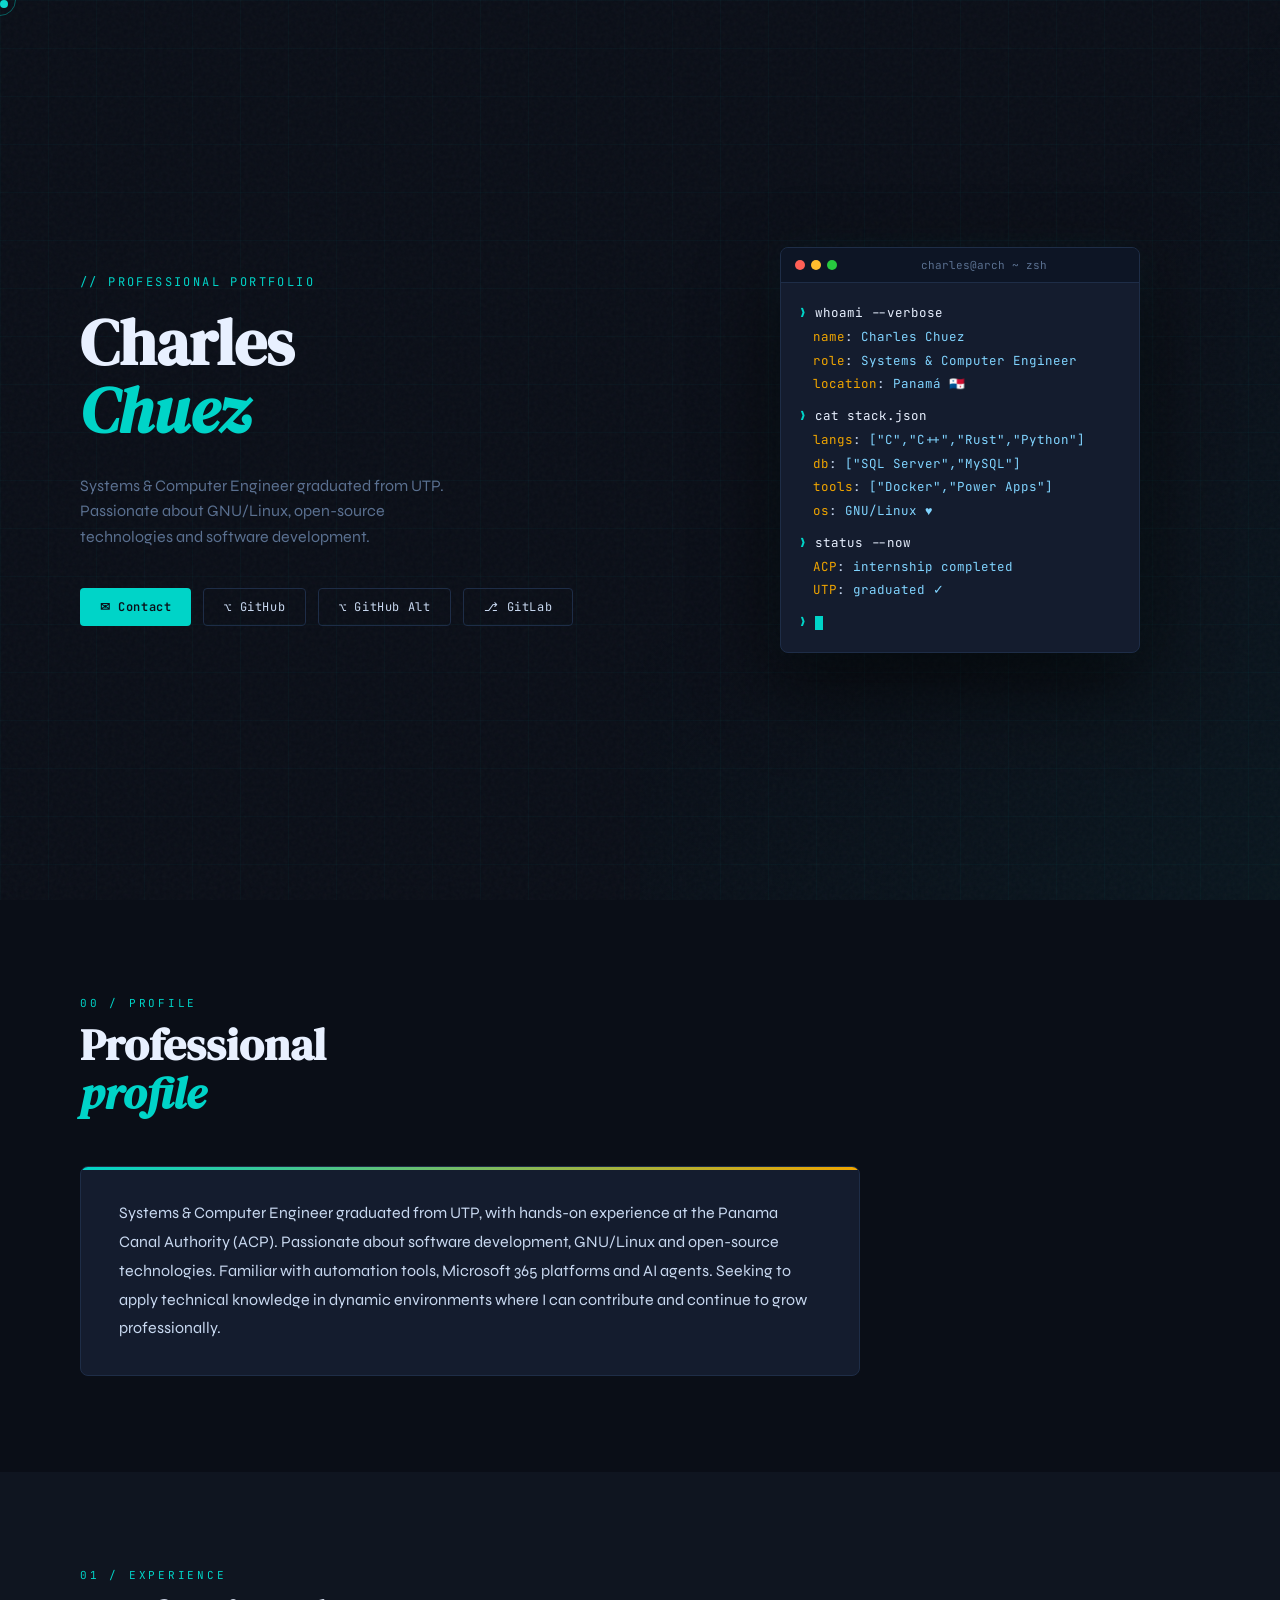
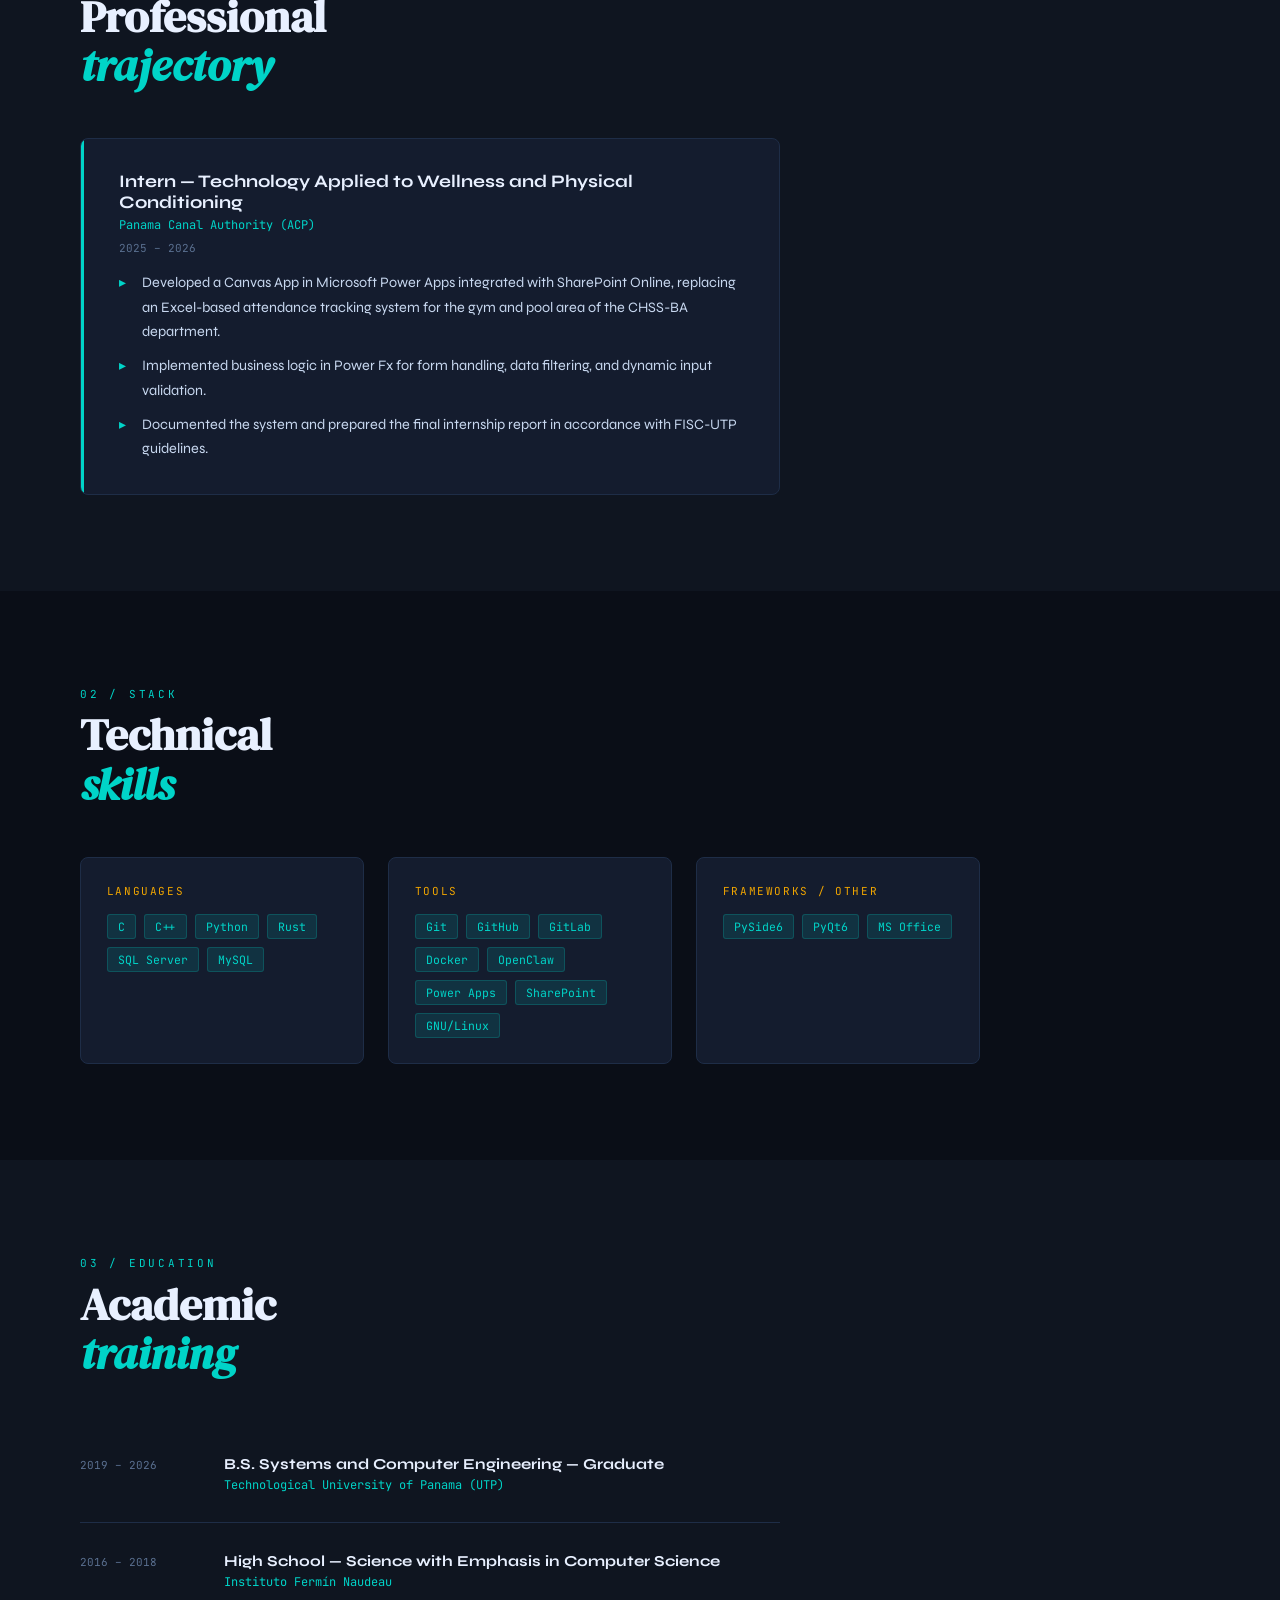
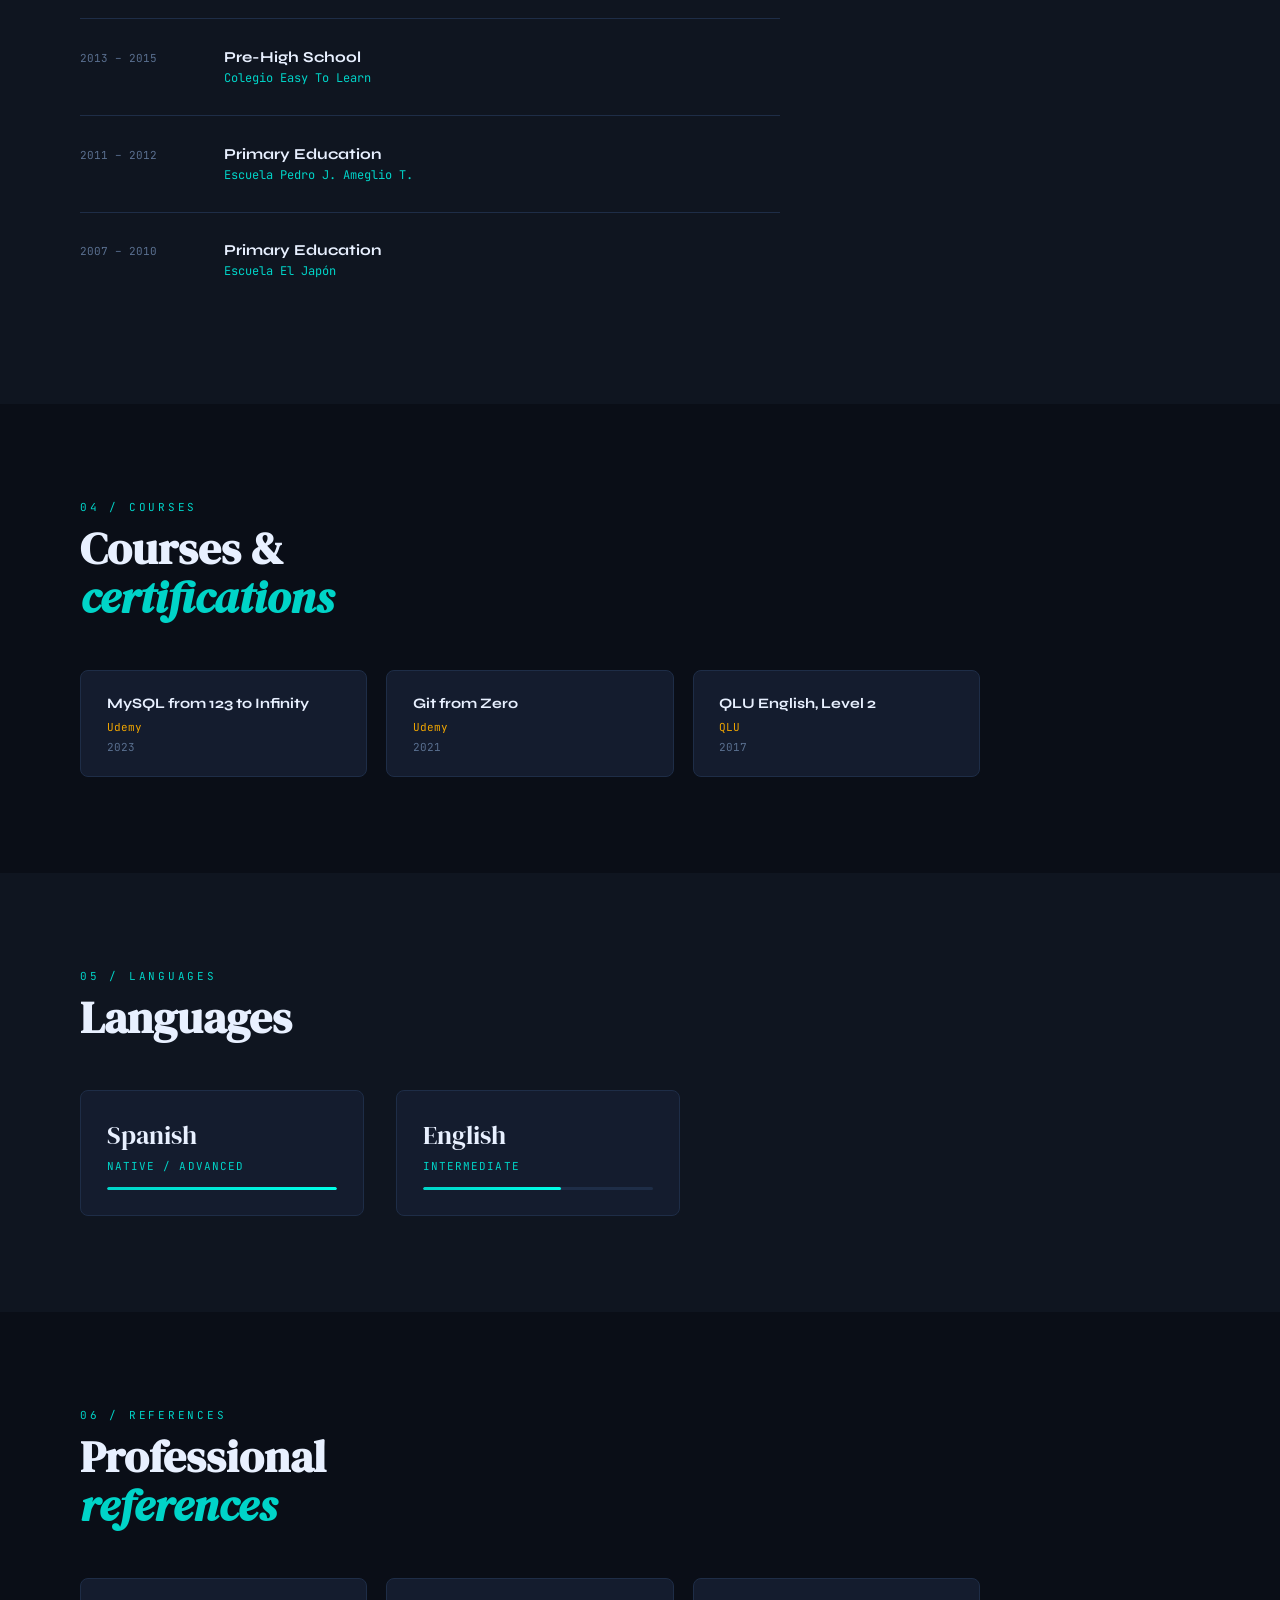
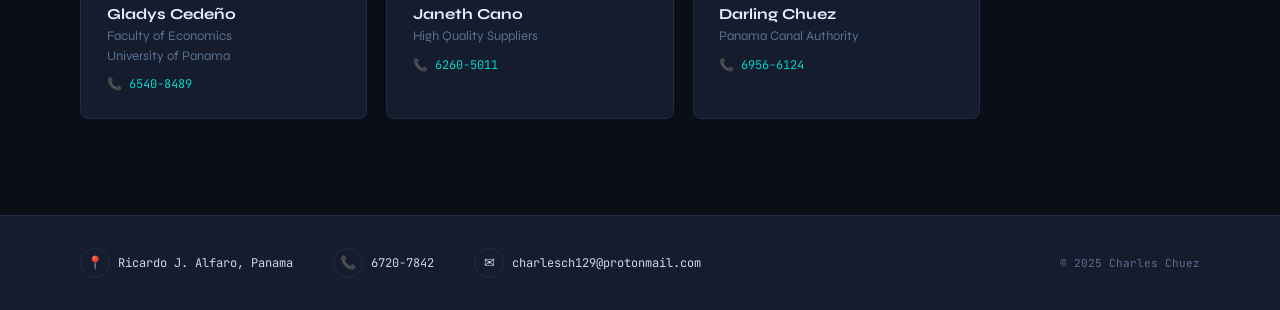
<file: index.html>
<!DOCTYPE html>
<html lang="en">
<head>
  <meta charset="UTF-8" />
  <meta name="viewport" content="width=device-width, initial-scale=1.0"/>
  <title>Charles Chuez — Systems & Computer Engineer</title>
  <meta name="description" content="Portfolio of Charles Chuez, Systems and Computer Engineer graduated from UTP Panama. Passionate about GNU/Linux, open-source technologies, and software development.">
  <link rel="preconnect" href="https://fonts.googleapis.com">
  <link href="https://fonts.googleapis.com/css2?family=DM+Serif+Display:ital@0;1&family=JetBrains+Mono:wght@300;400;600&family=Syne:wght@400;700;800&display=swap" rel="stylesheet">
  <link rel="stylesheet" href="styles.css">
</head>
<body>
  <div class="cursor" id="cursor"></div>
  <div class="cursor-ring" id="cursorRing"></div>

  <div class="page">

    <!-- HERO -->
    <div class="hero">
      <div class="hero-left">
        <p class="eyebrow">// professional portfolio</p>
        <h1>Charles<br><em>Chuez</em></h1>
        <p class="hero-tagline">
          Systems & Computer Engineer graduated from UTP.
          Passionate about GNU/Linux, open-source technologies and software development.
        </p>
        <div class="hero-links">
          <a href="mailto:charlesch129@protonmail.com" class="btn btn-primary">✉ Contact</a>
          <a href="https://github.com/Phoenix1209" target="_blank" class="btn btn-ghost">⌥ GitHub</a>
          <a href="https://github.com/Charles1209" target="_blank" class="btn btn-ghost">⌥ GitHub Alt</a>
          <a href="https://gitlab.com/Phoenix1209" target="_blank" class="btn btn-ghost">⎇ GitLab</a>
        </div>
      </div>
      <div class="hero-right">
        <div class="terminal">
          <div class="terminal-bar">
            <span class="dot dot-r"></span>
            <span class="dot dot-y"></span>
            <span class="dot dot-g"></span>
            <span class="terminal-title">charles@arch ~ zsh</span>
          </div>
          <div class="terminal-body">
            <div><span class="t-prompt">❯ </span><span class="t-cmd">whoami --verbose</span></div>
            <div class="t-out"><span class="t-key">name</span>: <span class="t-val">Charles Chuez</span></div>
            <div class="t-out"><span class="t-key">role</span>: <span class="t-val">Systems & Computer Engineer</span></div>
            <div class="t-out"><span class="t-key">location</span>: <span class="t-val">Panamá 🇵🇦</span></div>
            <div class="t-blank"></div>
            <div><span class="t-prompt">❯ </span><span class="t-cmd">cat stack.json</span></div>
            <div class="t-out"><span class="t-key">langs</span>: <span class="t-val">["C","C++","Rust","Python"]</span></div>
            <div class="t-out"><span class="t-key">db</span>: <span class="t-val">["SQL Server","MySQL"]</span></div>
            <div class="t-out"><span class="t-key">tools</span>: <span class="t-val">["Docker","Power Apps"]</span></div>
            <div class="t-out"><span class="t-key">os</span>: <span class="t-val">GNU/Linux ♥</span></div>
            <div class="t-blank"></div>
            <div><span class="t-prompt">❯ </span><span class="t-cmd">status --now</span></div>
            <div class="t-out"><span class="t-key">ACP</span>: <span class="t-val">internship completed</span></div>
            <div class="t-out"><span class="t-key">UTP</span>: <span class="t-val">graduated ✓</span></div>
            <div class="t-blank"></div>
            <div><span class="t-prompt">❯ </span><span class="blink"></span></div>
          </div>
        </div>
      </div>
    </div>

    <!-- PROFESSIONAL PROFILE -->
    <section id="perfil">
      <p class="section-label reveal">00 / Profile</p>
      <h2 class="section-title reveal">Professional<br><em style="font-family:'DM Serif Display',serif;font-style:italic;color:var(--cyan)">profile</em></h2>
      <div class="profile-card reveal">
        <p class="profile-text">
          Systems & Computer Engineer graduated from UTP, with hands-on experience at the Panama Canal Authority (ACP).
          Passionate about software development, GNU/Linux and open-source technologies. Familiar with automation tools,
          Microsoft 365 platforms and AI agents. Seeking to apply technical knowledge in dynamic environments where I can
          contribute and continue to grow professionally.
        </p>
      </div>
    </section>

    <!-- EXPERIENCE -->
    <section id="experiencia">
      <p class="section-label reveal">01 / Experience</p>
      <h2 class="section-title reveal">Professional<br><em style="font-family:'DM Serif Display',serif;font-style:italic;color:var(--cyan)">trajectory</em></h2>
      <div class="exp-card reveal">
        <div class="exp-role">Intern — Technology Applied to Wellness and Physical Conditioning</div>
        <div class="exp-company">Panama Canal Authority (ACP)</div>
        <div class="exp-date">2025 – 2026</div>
        <div class="exp-desc">
          <ul class="exp-bullets">
            <li>Developed a Canvas App in Microsoft Power Apps integrated with SharePoint Online, replacing an Excel-based attendance tracking system for the gym and pool area of the CHSS-BA department.</li>
            <li>Implemented business logic in Power Fx for form handling, data filtering, and dynamic input validation.</li>
            <li>Documented the system and prepared the final internship report in accordance with FISC-UTP guidelines.</li>
          </ul>
        </div>
      </div>
    </section>

    <!-- SKILLS -->
    <section id="habilidades">
      <p class="section-label reveal">02 / Stack</p>
      <h2 class="section-title reveal">Technical<br><em style="font-family:'DM Serif Display',serif;font-style:italic;color:var(--cyan)">skills</em></h2>
      <div class="skills-grid">
        <div class="skill-group reveal">
          <div class="skill-group-title">Languages</div>
          <div class="skill-tags">
            <span class="tag">C</span>
            <span class="tag">C++</span>
            <span class="tag">Python</span>
            <span class="tag">Rust</span>
            <span class="tag">SQL Server</span>
            <span class="tag">MySQL</span>
          </div>
        </div>
        <div class="skill-group reveal" style="transition-delay:0.1s">
          <div class="skill-group-title">Tools</div>
          <div class="skill-tags">
            <span class="tag">Git</span>
            <span class="tag">GitHub</span>
            <span class="tag">GitLab</span>
            <span class="tag">Docker</span>
            <span class="tag">OpenClaw</span>
            <span class="tag">Power Apps</span>
            <span class="tag">SharePoint</span>
            <span class="tag">GNU/Linux</span>
          </div>
        </div>
        <div class="skill-group reveal" style="transition-delay:0.2s">
          <div class="skill-group-title">Frameworks / Other</div>
          <div class="skill-tags">
            <span class="tag">PySide6</span>
            <span class="tag">PyQt6</span>
            <span class="tag">MS Office</span>
          </div>
        </div>
      </div>
    </section>

    <!-- EDUCATION -->
    <section id="formacion">
      <p class="section-label reveal">03 / Education</p>
      <h2 class="section-title reveal">Academic<br><em style="font-family:'DM Serif Display',serif;font-style:italic;color:var(--cyan)">training</em></h2>
      <div class="edu-timeline">
        <div class="edu-item reveal">
          <div class="edu-year">2019 – 2026</div>
          <div>
            <div class="edu-degree">B.S. Systems and Computer Engineering — Graduate</div>
            <div class="edu-school">Technological University of Panama (UTP)</div>
          </div>
        </div>
        <div class="edu-item reveal">
          <div class="edu-year">2016 – 2018</div>
          <div>
            <div class="edu-degree">High School — Science with Emphasis in Computer Science</div>
            <div class="edu-school">Instituto Fermín Naudeau</div>
          </div>
        </div>
        <div class="edu-item reveal">
          <div class="edu-year">2013 – 2015</div>
          <div>
            <div class="edu-degree">Pre-High School</div>
            <div class="edu-school">Colegio Easy To Learn</div>
          </div>
        </div>
        <div class="edu-item reveal">
          <div class="edu-year">2011 – 2012</div>
          <div>
            <div class="edu-degree">Primary Education</div>
            <div class="edu-school">Escuela Pedro J. Ameglio T.</div>
          </div>
        </div>
        <div class="edu-item reveal">
          <div class="edu-year">2007 – 2010</div>
          <div>
            <div class="edu-degree">Primary Education</div>
            <div class="edu-school">Escuela El Japón</div>
          </div>
        </div>
      </div>
    </section>

    <!-- CERTIFICATIONS -->
    <section id="certificaciones">
      <p class="section-label reveal">04 / Courses</p>
      <h2 class="section-title reveal">Courses &<br><em style="font-family:'DM Serif Display',serif;font-style:italic;color:var(--cyan)">certifications</em></h2>
      <div class="certs-grid">
        <div class="cert-card reveal">
          <div class="cert-name">MySQL from 123 to Infinity</div>
          <div class="cert-platform">Udemy</div>
          <div class="cert-year">2023</div>
        </div>
        <div class="cert-card reveal" style="transition-delay:0.1s">
          <div class="cert-name">Git from Zero</div>
          <div class="cert-platform">Udemy</div>
          <div class="cert-year">2021</div>
        </div>
        <div class="cert-card reveal" style="transition-delay:0.2s">
          <div class="cert-name">QLU English, Level 2</div>
          <div class="cert-platform">QLU</div>
          <div class="cert-year">2017</div>
        </div>
      </div>
    </section>

    <!-- LANGUAGES -->
    <section id="idiomas">
      <p class="section-label reveal">05 / Languages</p>
      <h2 class="section-title reveal">Languages</h2>
      <div class="lang-grid">
        <div class="lang-item reveal">
          <div class="lang-name">Spanish</div>
          <div class="lang-level">Native / Advanced</div>
          <div class="lang-bar"><div class="lang-fill" data-width="100%" style="width:0"></div></div>
        </div>
        <div class="lang-item reveal">
          <div class="lang-name">English</div>
          <div class="lang-level">Intermediate</div>
          <div class="lang-bar"><div class="lang-fill" data-width="60%" style="width:0"></div></div>
        </div>
      </div>
    </section>

    <!-- REFERENCES -->
    <section id="referencias">
      <p class="section-label reveal">06 / References</p>
      <h2 class="section-title reveal">Professional<br><em style="font-family:'DM Serif Display',serif;font-style:italic;color:var(--cyan)">references</em></h2>
      <div class="refs-grid">
        <div class="ref-card reveal">
          <div class="ref-name">Gladys Cedeño</div>
          <div class="ref-org">Faculty of Economics<br>University of Panama</div>
          <div class="ref-phone">📞 6540-8489</div>
        </div>
        <div class="ref-card reveal" style="transition-delay:0.1s">
          <div class="ref-name">Janeth Cano</div>
          <div class="ref-org">High Quality Suppliers</div>
          <div class="ref-phone">📞 6260-5011</div>
        </div>
        <div class="ref-card reveal" style="transition-delay:0.2s">
          <div class="ref-name">Darling Chuez</div>
          <div class="ref-org">Panama Canal Authority</div>
          <div class="ref-phone">📞 6956-6124</div>
        </div>
      </div>
    </section>

    <!-- CONTACT BAR -->
    <footer class="contact-bar">
      <div class="contact-items">
        <div class="contact-item">
          <div class="contact-icon">📍</div>
          <div class="contact-text">Ricardo J. Alfaro, Panama</div>
        </div>
        <div class="contact-item">
          <div class="contact-icon">📞</div>
          <div class="contact-text">6720-7842</div>
        </div>
        <div class="contact-item">
          <div class="contact-icon">✉</div>
          <div class="contact-text"><a href="mailto:charlesch129@protonmail.com">charlesch129@protonmail.com</a></div>
        </div>
      </div>
      <div class="copy">© 2025 Charles Chuez</div>
    </footer>
  </div>

  <script src="script.js"></script>
</body>
</html>
</file>
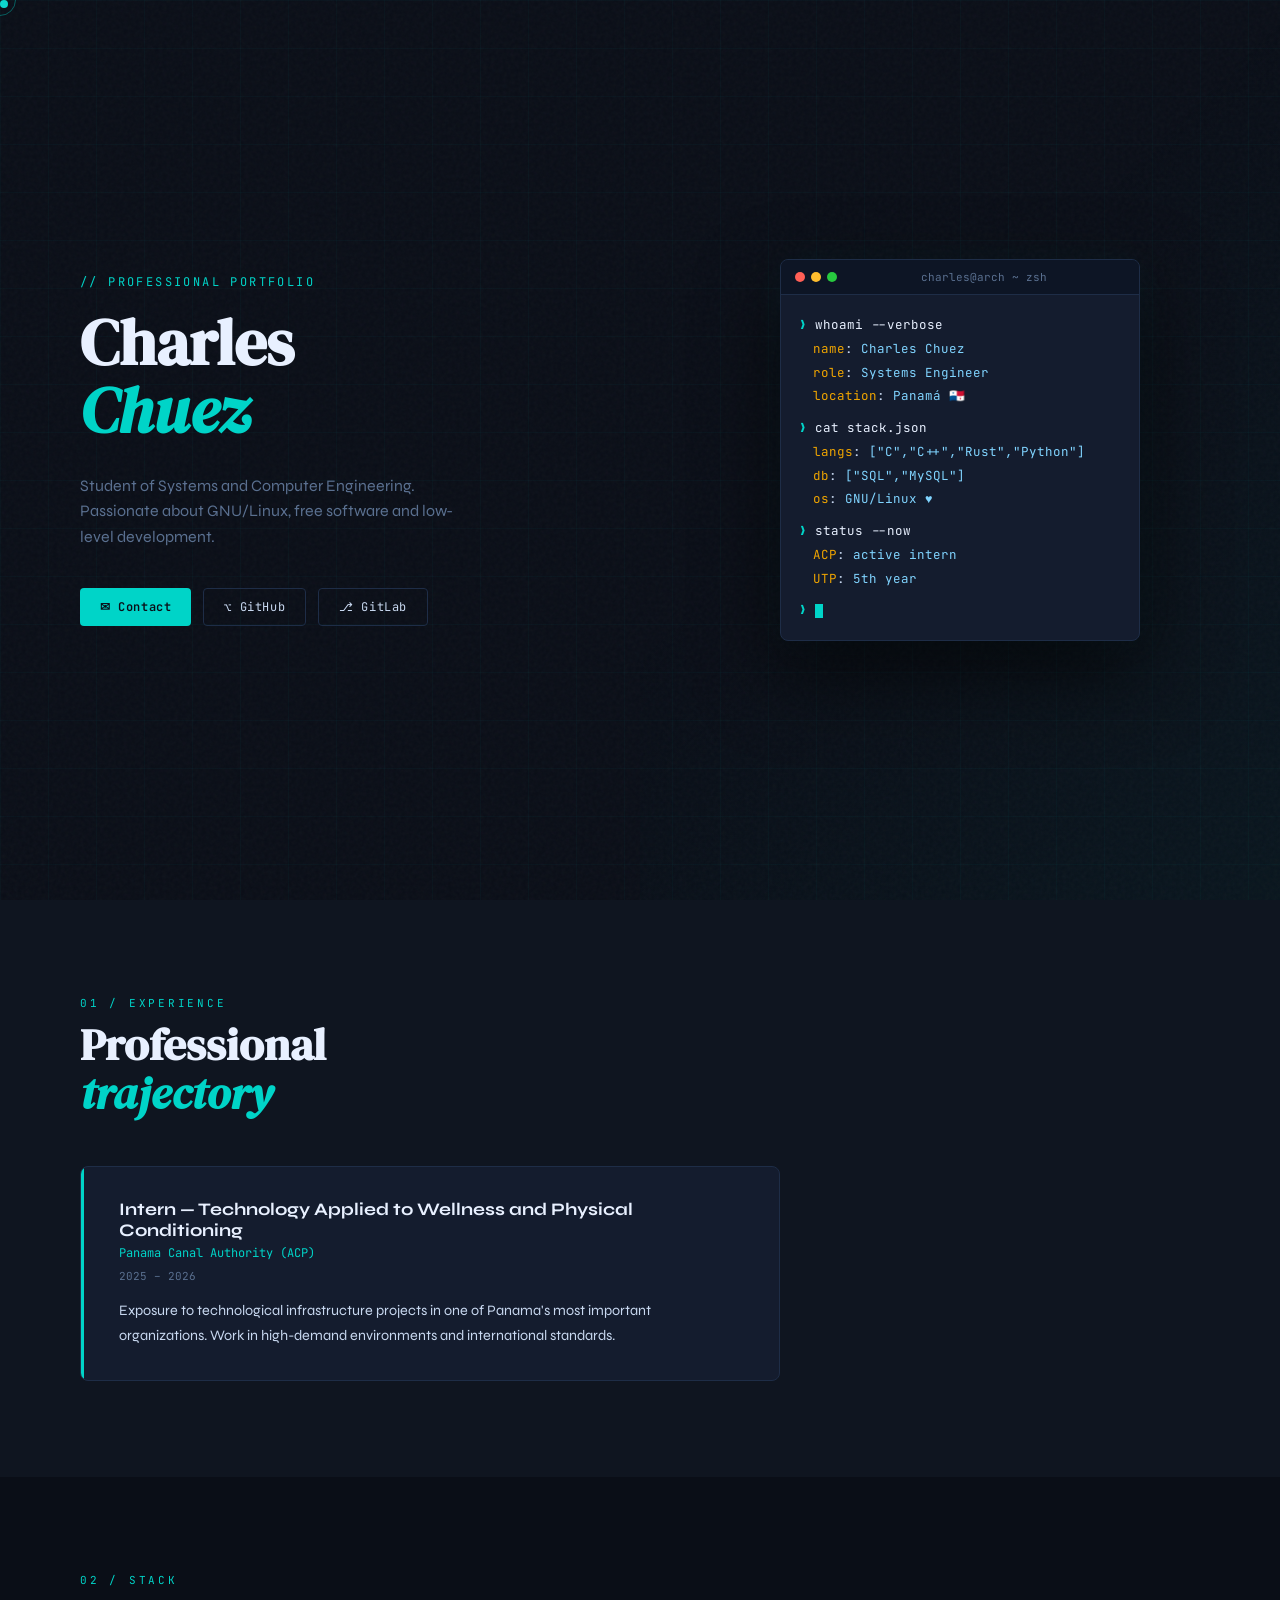
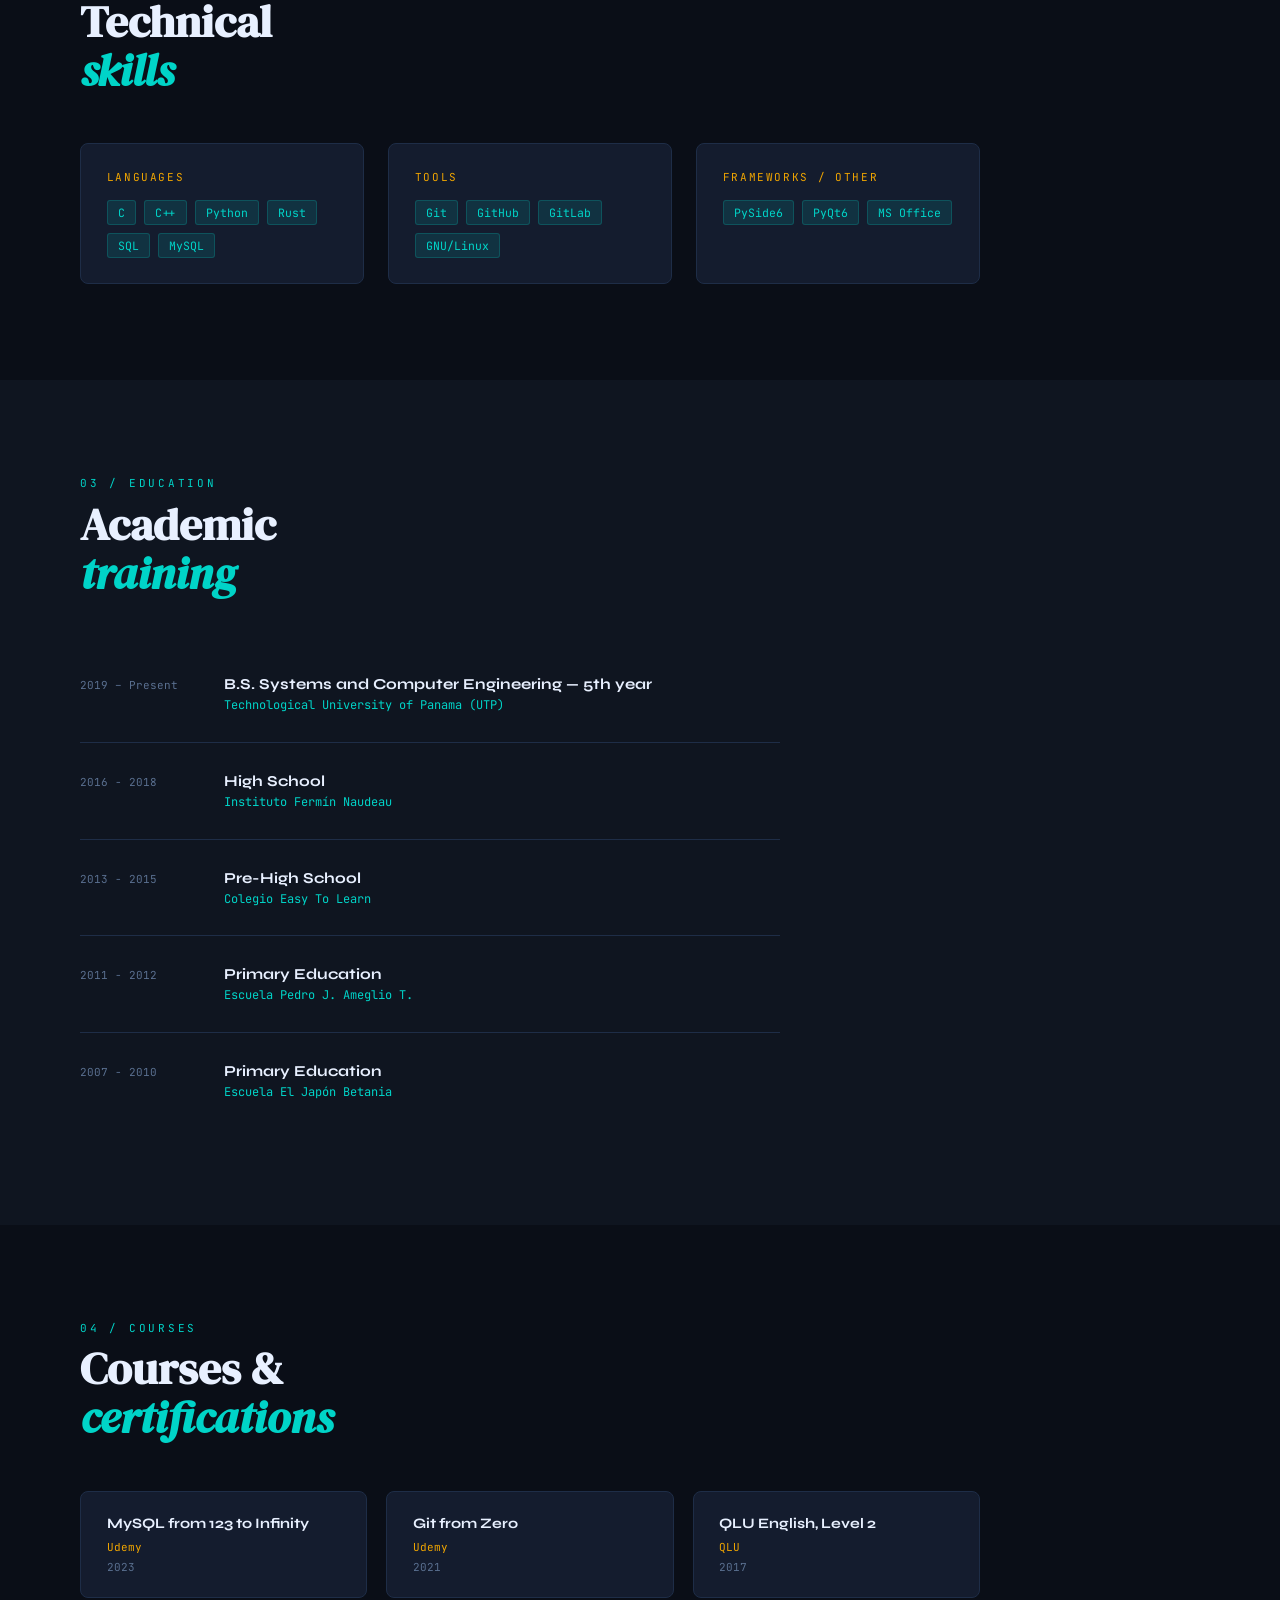
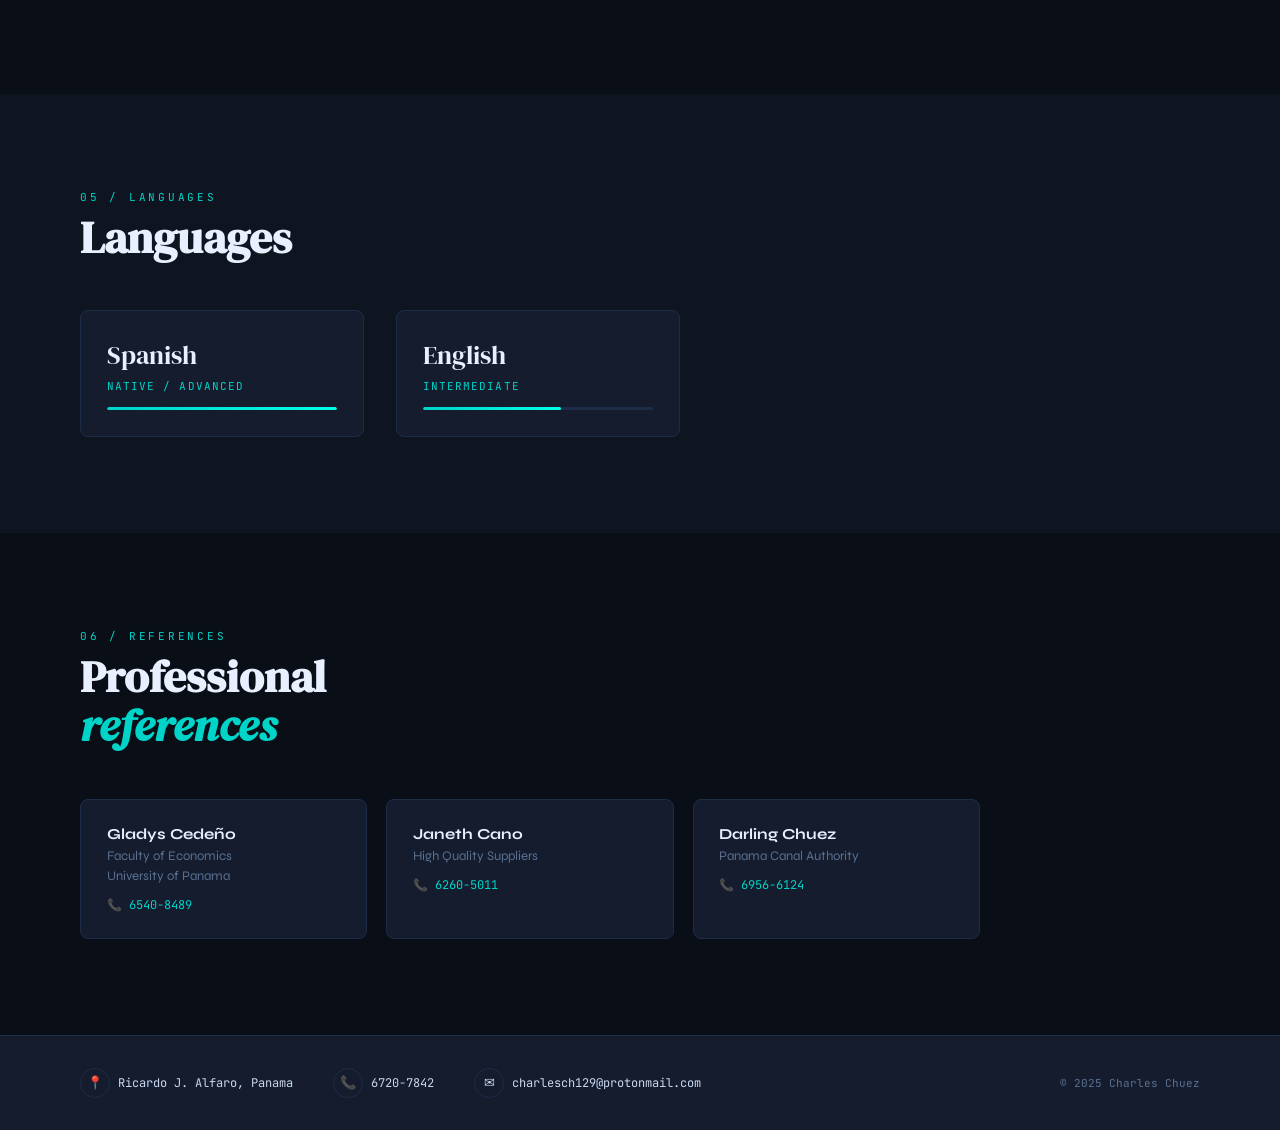
<file: charles_chuez_cv.html>
<!DOCTYPE html>
<html lang="en">
<head>
  <meta charset="UTF-8" />
  <meta name="viewport" content="width=device-width, initial-scale=1.0"/>
  <title>Charles Chuez — Systems Engineering</title>
  <link rel="preconnect" href="https://fonts.googleapis.com">
  <link href="https://fonts.googleapis.com/css2?family=DM+Serif+Display:ital@0;1&family=JetBrains+Mono:wght@300;400;600&family=Syne:wght@400;700;800&display=swap" rel="stylesheet">
  <style>
    :root {
      --bg: #0a0e17;
      --bg2: #0f1520;
      --surface: #141c2e;
      --border: #1e2d47;
      --cyan: #00d4c8;
      --cyan-dim: rgba(0, 212, 200, 0.12);
      --amber: #f0a500;
      --text: #c8d8f0;
      --text-dim: #5a7090;
      --white: #e8f0ff;
    }

    *, *::before, *::after { box-sizing: border-box; margin: 0; padding: 0; }

    html { scroll-behavior: smooth; }

    body {
      background: var(--bg);
      color: var(--text);
      font-family: 'Syne', sans-serif;
      overflow-x: hidden;
      cursor: none;
    }

    /* CUSTOM CURSOR */
    .cursor {
      position: fixed;
      width: 8px; height: 8px;
      background: var(--cyan);
      border-radius: 50%;
      pointer-events: none;
      z-index: 9999;
      transition: transform 0.1s;
      mix-blend-mode: screen;
    }
    .cursor-ring {
      position: fixed;
      width: 32px; height: 32px;
      border: 1px solid rgba(0,212,200,0.4);
      border-radius: 50%;
      pointer-events: none;
      z-index: 9998;
      transition: transform 0.18s ease, width 0.2s, height 0.2s;
      transform: translate(-50%, -50%);
    }

    /* NOISE OVERLAY */
    body::before {
      content: '';
      position: fixed;
      inset: 0;
      background-image: url("data:image/svg+xml,%3Csvg viewBox='0 0 256 256' xmlns='http://www.w3.org/2000/svg'%3E%3Cfilter id='noise'%3E%3CfeTurbulence type='fractalNoise' baseFrequency='0.9' numOctaves='4' stitchTiles='stitch'/%3E%3C/filter%3E%3Crect width='100%25' height='100%25' filter='url(%23noise)' opacity='0.035'/%3E%3C/svg%3E");
      pointer-events: none;
      z-index: 0;
    }

    /* GRID BG */
    body::after {
      content: '';
      position: fixed;
      inset: 0;
      background-image:
        linear-gradient(rgba(0,212,200,0.03) 1px, transparent 1px),
        linear-gradient(90deg, rgba(0,212,200,0.03) 1px, transparent 1px);
      background-size: 48px 48px;
      pointer-events: none;
      z-index: 0;
    }

    /* LAYOUT */
    .page { position: relative; z-index: 1; }

    /* HERO */
    .hero {
      min-height: 100vh;
      display: grid;
      grid-template-columns: 1fr 1fr;
      position: relative;
      overflow: hidden;
    }

    .hero-left {
      padding: 5rem 3rem 5rem 5rem;
      display: flex;
      flex-direction: column;
      justify-content: center;
      position: relative;
    }

    .hero-right {
      position: relative;
      display: flex;
      align-items: center;
      justify-content: center;
    }

    .hero-right::before {
      content: '';
      position: absolute;
      inset: 0;
      background: linear-gradient(135deg, transparent 40%, rgba(0,212,200,0.04) 100%);
    }

    /* terminal block */
    .terminal {
      width: 360px;
      background: var(--surface);
      border: 1px solid var(--border);
      border-radius: 8px;
      box-shadow: 0 32px 80px rgba(0,0,0,0.6), 0 0 40px rgba(0,212,200,0.06);
      overflow: hidden;
      animation: floatUp 0.8s ease both;
      animation-delay: 0.6s;
      opacity: 0;
    }

    @keyframes floatUp {
      from { opacity: 0; transform: translateY(24px); }
      to   { opacity: 1; transform: translateY(0); }
    }

    .terminal-bar {
      background: #0d1525;
      padding: 10px 14px;
      display: flex;
      gap: 6px;
      align-items: center;
      border-bottom: 1px solid var(--border);
    }
    .dot { width: 10px; height: 10px; border-radius: 50%; }
    .dot-r { background: #ff5f56; }
    .dot-y { background: #ffbd2e; }
    .dot-g { background: #27c93f; }
    .terminal-title {
      font-family: 'JetBrains Mono', monospace;
      font-size: 11px;
      color: var(--text-dim);
      margin-left: auto;
      margin-right: auto;
    }

    .terminal-body {
      padding: 18px;
      font-family: 'JetBrains Mono', monospace;
      font-size: 12.5px;
      line-height: 1.9;
    }

    .t-prompt { color: var(--cyan); }
    .t-cmd    { color: var(--white); }
    .t-out    { color: var(--text); padding-left: 14px; }
    .t-key    { color: var(--amber); }
    .t-val    { color: #80d4ff; }
    .t-blank  { height: 8px; }
    .blink {
      display: inline-block;
      width: 8px; height: 14px;
      background: var(--cyan);
      vertical-align: middle;
      animation: blink 1s step-end infinite;
    }
    @keyframes blink { 50% { opacity: 0; } }

    /* HERO TEXT */
    .eyebrow {
      font-family: 'JetBrains Mono', monospace;
      font-size: 12px;
      letter-spacing: 0.2em;
      color: var(--cyan);
      text-transform: uppercase;
      margin-bottom: 1.2rem;
      opacity: 0;
      animation: fadeIn 0.6s ease both;
      animation-delay: 0.1s;
    }

    @keyframes fadeIn {
      from { opacity: 0; transform: translateY(10px); }
      to   { opacity: 1; transform: translateY(0); }
    }

    h1 {
      font-family: 'DM Serif Display', serif;
      font-size: clamp(3.2rem, 5vw, 5rem);
      line-height: 1.05;
      color: var(--white);
      margin-bottom: 0.4rem;
      opacity: 0;
      animation: fadeIn 0.6s ease both;
      animation-delay: 0.2s;
    }

    h1 em {
      font-style: italic;
      color: var(--cyan);
    }

    .hero-tagline {
      font-size: 1rem;
      color: var(--text-dim);
      margin: 1.4rem 0 2.4rem;
      line-height: 1.6;
      max-width: 380px;
      opacity: 0;
      animation: fadeIn 0.6s ease both;
      animation-delay: 0.35s;
    }

    .hero-links {
      display: flex;
      gap: 12px;
      flex-wrap: wrap;
      opacity: 0;
      animation: fadeIn 0.6s ease both;
      animation-delay: 0.5s;
    }

    .btn {
      display: inline-flex;
      align-items: center;
      gap: 7px;
      padding: 10px 20px;
      border-radius: 4px;
      font-family: 'JetBrains Mono', monospace;
      font-size: 12px;
      letter-spacing: 0.05em;
      text-decoration: none;
      transition: all 0.2s;
    }

    .btn-primary {
      background: var(--cyan);
      color: var(--bg);
      font-weight: 600;
    }
    .btn-primary:hover { background: #00ffe8; box-shadow: 0 0 20px rgba(0,212,200,0.4); }

    .btn-ghost {
      border: 1px solid var(--border);
      color: var(--text);
    }
    .btn-ghost:hover { border-color: var(--cyan); color: var(--cyan); }

    /* DIAGONAL DIVIDER */
    .divider {
      width: 100%;
      height: 80px;
      overflow: hidden;
      position: relative;
      z-index: 1;
    }
    .divider svg { display: block; width: 100%; height: 100%; }

    /* SECTIONS */
    section {
      padding: 6rem 5rem;
      position: relative;
      z-index: 1;
    }

    .section-label {
      font-family: 'JetBrains Mono', monospace;
      font-size: 11px;
      letter-spacing: 0.25em;
      color: var(--cyan);
      text-transform: uppercase;
      margin-bottom: 0.6rem;
    }

    .section-title {
      font-family: 'DM Serif Display', serif;
      font-size: clamp(2rem, 3.5vw, 2.8rem);
      color: var(--white);
      margin-bottom: 3rem;
      line-height: 1.1;
    }

    /* EXPERIENCE */
    #experiencia { background: var(--bg2); }

    .exp-card {
      border: 1px solid var(--border);
      border-radius: 8px;
      padding: 2rem 2.4rem;
      background: var(--surface);
      position: relative;
      overflow: hidden;
      transition: border-color 0.3s, transform 0.3s;
      max-width: 700px;
    }
    .exp-card::before {
      content: '';
      position: absolute;
      left: 0; top: 0; bottom: 0;
      width: 3px;
      background: var(--cyan);
    }
    .exp-card:hover {
      border-color: var(--cyan);
      transform: translateX(4px);
    }
    .exp-role {
      font-family: 'Syne', sans-serif;
      font-weight: 700;
      font-size: 1.1rem;
      color: var(--white);
      margin-bottom: 4px;
    }
    .exp-company {
      font-family: 'JetBrains Mono', monospace;
      font-size: 12px;
      color: var(--cyan);
      margin-bottom: 8px;
    }
    .exp-date {
      font-family: 'JetBrains Mono', monospace;
      font-size: 11px;
      color: var(--text-dim);
      margin-bottom: 1rem;
    }
    .exp-desc {
      font-size: 0.9rem;
      color: var(--text);
      line-height: 1.7;
    }

    /* SKILLS */
    #habilidades { background: var(--bg); }

    .skills-grid {
      display: grid;
      grid-template-columns: repeat(3, 1fr);
      gap: 1.5rem;
      max-width: 900px;
    }

    .skill-group {
      border: 1px solid var(--border);
      border-radius: 8px;
      padding: 1.6rem;
      background: var(--surface);
      transition: border-color 0.3s;
    }
    .skill-group:hover { border-color: var(--cyan); }

    .skill-group-title {
      font-family: 'JetBrains Mono', monospace;
      font-size: 11px;
      letter-spacing: 0.15em;
      color: var(--amber);
      text-transform: uppercase;
      margin-bottom: 1rem;
    }

    .skill-tags {
      display: flex;
      flex-wrap: wrap;
      gap: 8px;
    }

    .tag {
      font-family: 'JetBrains Mono', monospace;
      font-size: 11.5px;
      padding: 4px 10px;
      background: var(--cyan-dim);
      border: 1px solid rgba(0,212,200,0.2);
      border-radius: 3px;
      color: var(--cyan);
    }

    /* FORMACION */
    #formacion { background: var(--bg2); }

    .edu-timeline { max-width: 700px; }

    .edu-item {
      display: grid;
      grid-template-columns: 120px 1fr;
      gap: 1.5rem;
      padding: 1.8rem 0;
      border-bottom: 1px solid var(--border);
      align-items: start;
    }
    .edu-item:last-child { border-bottom: none; }

    .edu-year {
      font-family: 'JetBrains Mono', monospace;
      font-size: 11px;
      color: var(--text-dim);
      padding-top: 3px;
    }

    .edu-degree {
      font-weight: 700;
      color: var(--white);
      font-size: 0.95rem;
      margin-bottom: 4px;
    }

    .edu-school {
      font-family: 'JetBrains Mono', monospace;
      font-size: 12px;
      color: var(--cyan);
    }

    /* CERTS */
    #certificaciones { background: var(--bg); }

    .certs-grid {
      display: grid;
      grid-template-columns: repeat(auto-fill, minmax(260px, 1fr));
      gap: 1.2rem;
      max-width: 900px;
    }

    .cert-card {
      padding: 1.4rem 1.6rem;
      border: 1px solid var(--border);
      border-radius: 8px;
      background: var(--surface);
      display: flex;
      flex-direction: column;
      gap: 6px;
      transition: border-color 0.3s, transform 0.2s;
    }
    .cert-card:hover { border-color: var(--amber); transform: translateY(-3px); }

    .cert-name {
      font-size: 0.9rem;
      color: var(--white);
      font-weight: 700;
      line-height: 1.4;
    }
    .cert-platform {
      font-family: 'JetBrains Mono', monospace;
      font-size: 11px;
      color: var(--amber);
    }
    .cert-year {
      font-family: 'JetBrains Mono', monospace;
      font-size: 11px;
      color: var(--text-dim);
    }

    /* IDIOMAS */
    #idiomas { background: var(--bg2); }

    .lang-grid {
      display: flex;
      gap: 2rem;
      max-width: 600px;
    }

    .lang-item {
      flex: 1;
      border: 1px solid var(--border);
      border-radius: 8px;
      padding: 1.6rem;
      background: var(--surface);
    }

    .lang-name {
      font-family: 'DM Serif Display', serif;
      font-size: 1.6rem;
      color: var(--white);
      margin-bottom: 6px;
    }

    .lang-level {
      font-family: 'JetBrains Mono', monospace;
      font-size: 11px;
      color: var(--cyan);
      text-transform: uppercase;
      letter-spacing: 0.1em;
    }

    .lang-bar {
      margin-top: 14px;
      height: 3px;
      background: var(--border);
      border-radius: 2px;
      overflow: hidden;
    }
    .lang-fill {
      height: 100%;
      background: linear-gradient(90deg, var(--cyan), #00ffe8);
      border-radius: 2px;
      transition: width 1.2s cubic-bezier(0.4,0,0.2,1);
    }

    /* REFERENCIAS */
    #referencias { background: var(--bg); }

    .refs-grid {
      display: grid;
      grid-template-columns: repeat(3, 1fr);
      gap: 1.2rem;
      max-width: 900px;
    }

    .ref-card {
      padding: 1.6rem;
      border: 1px solid var(--border);
      border-radius: 8px;
      background: var(--surface);
    }

    .ref-name {
      font-weight: 700;
      color: var(--white);
      font-size: 0.95rem;
      margin-bottom: 4px;
    }
    .ref-org {
      font-size: 0.82rem;
      color: var(--text-dim);
      line-height: 1.5;
      margin-bottom: 10px;
    }
    .ref-phone {
      font-family: 'JetBrains Mono', monospace;
      font-size: 12px;
      color: var(--cyan);
    }

    /* CONTACT BAR */
    .contact-bar {
      background: var(--surface);
      border-top: 1px solid var(--border);
      padding: 2rem 5rem;
      display: flex;
      align-items: center;
      justify-content: space-between;
      flex-wrap: wrap;
      gap: 1rem;
      position: relative;
      z-index: 1;
    }

    .contact-items {
      display: flex;
      gap: 2.5rem;
      flex-wrap: wrap;
    }

    .contact-item {
      display: flex;
      align-items: center;
      gap: 8px;
    }
    .contact-icon {
      width: 30px; height: 30px;
      border: 1px solid var(--border);
      border-radius: 50%;
      display: flex; align-items: center; justify-content: center;
      font-size: 13px;
    }
    .contact-text {
      font-family: 'JetBrains Mono', monospace;
      font-size: 12px;
      color: var(--text);
    }
    .contact-text a {
      color: inherit;
      text-decoration: none;
    }
    .contact-text a:hover { color: var(--cyan); }

    .copy {
      font-family: 'JetBrains Mono', monospace;
      font-size: 11px;
      color: var(--text-dim);
    }

    /* SCROLL ANIMATION */
    .reveal {
      opacity: 0;
      transform: translateY(24px);
      transition: opacity 0.6s ease, transform 0.6s ease;
    }
    .reveal.visible {
      opacity: 1;
      transform: none;
    }

    /* RESPONSIVE */
    @media (max-width: 900px) {
      .hero { grid-template-columns: 1fr; }
      .hero-right { display: none; }
      .hero-left { padding: 5rem 2rem; }
      section { padding: 4rem 2rem; }
      .skills-grid { grid-template-columns: 1fr 1fr; }
      .refs-grid { grid-template-columns: 1fr; }
      .contact-bar { padding: 2rem; }
    }
    @media (max-width: 600px) {
      .skills-grid { grid-template-columns: 1fr; }
      .lang-grid { flex-direction: column; }
      .edu-item { grid-template-columns: 1fr; gap: 0.5rem; }
    }
  </style>
</head>
<body>
  <div class="cursor" id="cursor"></div>
  <div class="cursor-ring" id="cursorRing"></div>

  <div class="page">

    <!-- HERO -->
    <div class="hero">
      <div class="hero-left">
        <p class="eyebrow">// professional portfolio</p>
        <h1>Charles<br><em>Chuez</em></h1>
        <p class="hero-tagline">
          Student of Systems and Computer Engineering.
          Passionate about GNU/Linux, free software and low-level development.
        </p>
        <div class="hero-links">
          <a href="mailto:charlesch129@protonmail.com" class="btn btn-primary">✉ Contact</a>
          <a href="https://github.com/Phoenix1209" target="_blank" class="btn btn-ghost">⌥ GitHub</a>
          <a href="https://gitlab.com/Phoenix1209" target="_blank" class="btn btn-ghost">⎇ GitLab</a>
        </div>
      </div>
      <div class="hero-right">
        <div class="terminal">
          <div class="terminal-bar">
            <span class="dot dot-r"></span>
            <span class="dot dot-y"></span>
            <span class="dot dot-g"></span>
            <span class="terminal-title">charles@arch ~ zsh</span>
          </div>
          <div class="terminal-body">
            <div><span class="t-prompt">❯ </span><span class="t-cmd">whoami --verbose</span></div>
            <div class="t-out"><span class="t-key">name</span>: <span class="t-val">Charles Chuez</span></div>
            <div class="t-out"><span class="t-key">role</span>: <span class="t-val">Systems Engineer</span></div>
            <div class="t-out"><span class="t-key">location</span>: <span class="t-val">Panamá 🇵🇦</span></div>
            <div class="t-blank"></div>
            <div><span class="t-prompt">❯ </span><span class="t-cmd">cat stack.json</span></div>
            <div class="t-out"><span class="t-key">langs</span>: <span class="t-val">["C","C++","Rust","Python"]</span></div>
            <div class="t-out"><span class="t-key">db</span>: <span class="t-val">["SQL","MySQL"]</span></div>
            <div class="t-out"><span class="t-key">os</span>: <span class="t-val">GNU/Linux ♥</span></div>
            <div class="t-blank"></div>
            <div><span class="t-prompt">❯ </span><span class="t-cmd">status --now</span></div>
            <div class="t-out"><span class="t-key">ACP</span>: <span class="t-val">active intern</span></div>
            <div class="t-out"><span class="t-key">UTP</span>: <span class="t-val">5th year</span></div>
            <div class="t-blank"></div>
            <div><span class="t-prompt">❯ </span><span class="blink"></span></div>
          </div>
        </div>
      </div>
    </div>

    <!-- EXPERIENCE -->
    <section id="experiencia">
      <p class="section-label reveal">01 / Experience</p>
      <h2 class="section-title reveal">Professional<br><em style="font-family:'DM Serif Display',serif;font-style:italic;color:var(--cyan)">trajectory</em></h2>
      <div class="exp-card reveal">
        <div class="exp-role">Intern — Technology Applied to Wellness and Physical Conditioning</div>
        <div class="exp-company">Panama Canal Authority (ACP)</div>
        <div class="exp-date">2025 – 2026</div>
        <div class="exp-desc">
          Exposure to technological infrastructure projects in one of Panama's most important organizations. Work in high-demand environments and international standards.
        </div>
      </div>
    </section>

    <!-- SKILLS -->
    <section id="habilidades">
      <p class="section-label reveal">02 / Stack</p>
      <h2 class="section-title reveal">Technical<br><em style="font-family:'DM Serif Display',serif;font-style:italic;color:var(--cyan)">skills</em></h2>
      <div class="skills-grid">
        <div class="skill-group reveal">
          <div class="skill-group-title">Languages</div>
          <div class="skill-tags">
            <span class="tag">C</span>
            <span class="tag">C++</span>
            <span class="tag">Python</span>
            <span class="tag">Rust</span>
            <span class="tag">SQL</span>
            <span class="tag">MySQL</span>
          </div>
        </div>
        <div class="skill-group reveal" style="transition-delay:0.1s">
          <div class="skill-group-title">Tools</div>
          <div class="skill-tags">
            <span class="tag">Git</span>
            <span class="tag">GitHub</span>
            <span class="tag">GitLab</span>
            <span class="tag">GNU/Linux</span>
          </div>
        </div>
        <div class="skill-group reveal" style="transition-delay:0.2s">
          <div class="skill-group-title">Frameworks / Other</div>
          <div class="skill-tags">
            <span class="tag">PySide6</span>
            <span class="tag">PyQt6</span>
            <span class="tag">MS Office</span>
          </div>
        </div>
      </div>
    </section>

    <!-- EDUCATION -->
    <section id="formacion">
      <p class="section-label reveal">03 / Education</p>
      <h2 class="section-title reveal">Academic<br><em style="font-family:'DM Serif Display',serif;font-style:italic;color:var(--cyan)">training</em></h2>
      <div class="edu-timeline">
        <div class="edu-item reveal">
          <div class="edu-year">2019 – Present</div>
          <div>
            <div class="edu-degree">B.S. Systems and Computer Engineering — 5th year</div>
            <div class="edu-school">Technological University of Panama (UTP)</div>
          </div>
        </div>
        <div class="edu-item reveal">
          <div class="edu-year">2016 - 2018</div>
          <div>
            <div class="edu-degree">High School</div>
            <div class="edu-school">Instituto Fermín Naudeau</div>
          </div>
        </div>
        <div class="edu-item reveal">
          <div class="edu-year">2013 - 2015</div>
          <div>
            <div class="edu-degree">Pre-High School</div>
            <div class="edu-school">Colegio Easy To Learn</div>
          </div>
        </div>
        <div class="edu-item reveal">
          <div class="edu-year">2011 - 2012</div>
          <div>
            <div class="edu-degree">Primary Education</div>
            <div class="edu-school">Escuela Pedro J. Ameglio T.</div>
          </div>
        </div>
        <div class="edu-item reveal">
          <div class="edu-year">2007 - 2010</div>
          <div>
            <div class="edu-degree">Primary Education</div>
            <div class="edu-school">Escuela El Japón Betania</div>
          </div>
        </div>
      </div>
    </section>

    <!-- CERTIFICATIONS -->
    <section id="certificaciones">
      <p class="section-label reveal">04 / Courses</p>
      <h2 class="section-title reveal">Courses &<br><em style="font-family:'DM Serif Display',serif;font-style:italic;color:var(--cyan)">certifications</em></h2>
      <div class="certs-grid">
        <div class="cert-card reveal">
          <div class="cert-name">MySQL from 123 to Infinity</div>
          <div class="cert-platform">Udemy</div>
          <div class="cert-year">2023</div>
        </div>
        <div class="cert-card reveal" style="transition-delay:0.1s">
          <div class="cert-name">Git from Zero</div>
          <div class="cert-platform">Udemy</div>
          <div class="cert-year">2021</div>
        </div>
        <div class="cert-card reveal" style="transition-delay:0.2s">
          <div class="cert-name">QLU English, Level 2</div>
          <div class="cert-platform">QLU</div>
          <div class="cert-year">2017</div>
        </div>
      </div>
    </section>

    <!-- LANGUAGES -->
    <section id="idiomas">
      <p class="section-label reveal">05 / Languages</p>
      <h2 class="section-title reveal">Languages</h2>
      <div class="lang-grid">
        <div class="lang-item reveal">
          <div class="lang-name">Spanish</div>
          <div class="lang-level">Native / Advanced</div>
          <div class="lang-bar"><div class="lang-fill" data-width="100%" style="width:0"></div></div>
        </div>
        <div class="lang-item reveal">
          <div class="lang-name">English</div>
          <div class="lang-level">Intermediate</div>
          <div class="lang-bar"><div class="lang-fill" data-width="60%" style="width:0"></div></div>
        </div>
      </div>
    </section>

    <!-- REFERENCES -->
    <section id="referencias">
      <p class="section-label reveal">06 / References</p>
      <h2 class="section-title reveal">Professional<br><em style="font-family:'DM Serif Display',serif;font-style:italic;color:var(--cyan)">references</em></h2>
      <div class="refs-grid">
        <div class="ref-card reveal">
          <div class="ref-name">Gladys Cedeño</div>
          <div class="ref-org">Faculty of Economics<br>University of Panama</div>
          <div class="ref-phone">📞 6540-8489</div>
        </div>
        <div class="ref-card reveal" style="transition-delay:0.1s">
          <div class="ref-name">Janeth Cano</div>
          <div class="ref-org">High Quality Suppliers</div>
          <div class="ref-phone">📞 6260-5011</div>
        </div>
        <div class="ref-card reveal" style="transition-delay:0.2s">
          <div class="ref-name">Darling Chuez</div>
          <div class="ref-org">Panama Canal Authority</div>
          <div class="ref-phone">📞 6956-6124</div>
        </div>
      </div>
    </section>

    <!-- CONTACT BAR -->
    <footer class="contact-bar">
      <div class="contact-items">
        <div class="contact-item">
          <div class="contact-icon">📍</div>
          <div class="contact-text">Ricardo J. Alfaro, Panama</div>
        </div>
        <div class="contact-item">
          <div class="contact-icon">📞</div>
          <div class="contact-text">6720-7842</div>
        </div>
        <div class="contact-item">
          <div class="contact-icon">✉</div>
          <div class="contact-text"><a href="mailto:charlesch129@protonmail.com">charlesch129@protonmail.com</a></div>
        </div>
      </div>
      <div class="copy">© 2025 Charles Chuez</div>
    </footer>
  </div>

  <script>
    // Custom cursor
    const cursor = document.getElementById('cursor');
    const ring = document.getElementById('cursorRing');
    let mx = 0, my = 0, rx = 0, ry = 0;
    document.addEventListener('mousemove', e => {
      mx = e.clientX; my = e.clientY;
      cursor.style.left = mx - 4 + 'px';
      cursor.style.top  = my - 4 + 'px';
    });
    function animRing() {
      rx += (mx - rx) * 0.15;
      ry += (my - ry) * 0.15;
      ring.style.left = rx + 'px';
      ring.style.top  = ry + 'px';
      requestAnimationFrame(animRing);
    }
    animRing();

    // Scroll reveal
    const reveals = document.querySelectorAll('.reveal');
    const obs = new IntersectionObserver(entries => {
      entries.forEach(e => {
        if (e.isIntersecting) {
          e.target.classList.add('visible');
          // animate language bars
          const fill = e.target.querySelector('.lang-fill');
          if (fill) setTimeout(() => fill.style.width = fill.dataset.width, 200);
        }
      });
    }, { threshold: 0.15 });
    reveals.forEach(r => obs.observe(r));

    // Also trigger lang bars already visible
    document.querySelectorAll('.lang-fill').forEach(f => {
      const item = f.closest('.lang-item');
      if (item && item.classList.contains('visible')) {
        f.style.width = f.dataset.width;
      }
    });
  </script>
</body>
</html>
</file>
<file: styles.css>
:root {
  --bg: #0a0e17;
  --bg2: #0f1520;
  --surface: #141c2e;
  --border: #1e2d47;
  --cyan: #00d4c8;
  --cyan-dim: rgba(0, 212, 200, 0.12);
  --amber: #f0a500;
  --text: #c8d8f0;
  --text-dim: #5a7090;
  --white: #e8f0ff;
}

*, *::before, *::after { box-sizing: border-box; margin: 0; padding: 0; }

html { scroll-behavior: smooth; }

body {
  background: var(--bg);
  color: var(--text);
  font-family: 'Syne', sans-serif;
  overflow-x: hidden;
  cursor: none;
}

/* CUSTOM CURSOR */
.cursor {
  position: fixed;
  width: 8px; height: 8px;
  background: var(--cyan);
  border-radius: 50%;
  pointer-events: none;
  z-index: 9999;
  transition: transform 0.1s;
  mix-blend-mode: screen;
}
.cursor-ring {
  position: fixed;
  width: 32px; height: 32px;
  border: 1px solid rgba(0,212,200,0.4);
  border-radius: 50%;
  pointer-events: none;
  z-index: 9998;
  transition: transform 0.18s ease, width 0.2s, height 0.2s;
  transform: translate(-50%, -50%);
}

/* NOISE OVERLAY */
body::before {
  content: '';
  position: fixed;
  inset: 0;
  background-image: url("data:image/svg+xml,%3Csvg viewBox='0 0 256 256' xmlns='http://www.w3.org/2000/svg'%3E%3Cfilter id='noise'%3E%3CfeTurbulence type='fractalNoise' baseFrequency='0.9' numOctaves='4' stitchTiles='stitch'/%3E%3C/filter%3E%3Crect width='100%25' height='100%25' filter='url(%23noise)' opacity='0.035'/%3E%3C/svg%3E");
  pointer-events: none;
  z-index: 0;
}

/* GRID BG */
body::after {
  content: '';
  position: fixed;
  inset: 0;
  background-image:
    linear-gradient(rgba(0,212,200,0.03) 1px, transparent 1px),
    linear-gradient(90deg, rgba(0,212,200,0.03) 1px, transparent 1px);
  background-size: 48px 48px;
  pointer-events: none;
  z-index: 0;
}

/* LAYOUT */
.page { position: relative; z-index: 1; }

/* HERO */
.hero {
  min-height: 100vh;
  display: grid;
  grid-template-columns: 1fr 1fr;
  position: relative;
  overflow: hidden;
}

.hero-left {
  padding: 5rem 3rem 5rem 5rem;
  display: flex;
  flex-direction: column;
  justify-content: center;
  position: relative;
}

.hero-right {
  position: relative;
  display: flex;
  align-items: center;
  justify-content: center;
}

.hero-right::before {
  content: '';
  position: absolute;
  inset: 0;
  background: linear-gradient(135deg, transparent 40%, rgba(0,212,200,0.04) 100%);
}

/* terminal block */
.terminal {
  width: 360px;
  background: var(--surface);
  border: 1px solid var(--border);
  border-radius: 8px;
  box-shadow: 0 32px 80px rgba(0,0,0,0.6), 0 0 40px rgba(0,212,200,0.06);
  overflow: hidden;
  animation: floatUp 0.8s ease both;
  animation-delay: 0.6s;
  opacity: 0;
}

@keyframes floatUp {
  from { opacity: 0; transform: translateY(24px); }
  to   { opacity: 1; transform: translateY(0); }
}

.terminal-bar {
  background: #0d1525;
  padding: 10px 14px;
  display: flex;
  gap: 6px;
  align-items: center;
  border-bottom: 1px solid var(--border);
}
.dot { width: 10px; height: 10px; border-radius: 50%; }
.dot-r { background: #ff5f56; }
.dot-y { background: #ffbd2e; }
.dot-g { background: #27c93f; }
.terminal-title {
  font-family: 'JetBrains Mono', monospace;
  font-size: 11px;
  color: var(--text-dim);
  margin-left: auto;
  margin-right: auto;
}

.terminal-body {
  padding: 18px;
  font-family: 'JetBrains Mono', monospace;
  font-size: 12.5px;
  line-height: 1.9;
}

.t-prompt { color: var(--cyan); }
.t-cmd    { color: var(--white); }
.t-out    { color: var(--text); padding-left: 14px; }
.t-key    { color: var(--amber); }
.t-val    { color: #80d4ff; }
.t-blank  { height: 8px; }
.blink {
  display: inline-block;
  width: 8px; height: 14px;
  background: var(--cyan);
  vertical-align: middle;
  animation: blink 1s step-end infinite;
}
@keyframes blink { 50% { opacity: 0; } }

/* HERO TEXT */
.eyebrow {
  font-family: 'JetBrains Mono', monospace;
  font-size: 12px;
  letter-spacing: 0.2em;
  color: var(--cyan);
  text-transform: uppercase;
  margin-bottom: 1.2rem;
  opacity: 0;
  animation: fadeIn 0.6s ease both;
  animation-delay: 0.1s;
}

@keyframes fadeIn {
  from { opacity: 0; transform: translateY(10px); }
  to   { opacity: 1; transform: translateY(0); }
}

h1 {
  font-family: 'DM Serif Display', serif;
  font-size: clamp(3.2rem, 5vw, 5rem);
  line-height: 1.05;
  color: var(--white);
  margin-bottom: 0.4rem;
  opacity: 0;
  animation: fadeIn 0.6s ease both;
  animation-delay: 0.2s;
}

h1 em {
  font-style: italic;
  color: var(--cyan);
}

.hero-tagline {
  font-size: 1rem;
  color: var(--text-dim);
  margin: 1.4rem 0 2.4rem;
  line-height: 1.6;
  max-width: 380px;
  opacity: 0;
  animation: fadeIn 0.6s ease both;
  animation-delay: 0.35s;
}

.hero-links {
  display: flex;
  gap: 12px;
  flex-wrap: wrap;
  opacity: 0;
  animation: fadeIn 0.6s ease both;
  animation-delay: 0.5s;
}

.btn {
  display: inline-flex;
  align-items: center;
  gap: 7px;
  padding: 10px 20px;
  border-radius: 4px;
  font-family: 'JetBrains Mono', monospace;
  font-size: 12px;
  letter-spacing: 0.05em;
  text-decoration: none;
  transition: all 0.2s;
}

.btn-primary {
  background: var(--cyan);
  color: var(--bg);
  font-weight: 600;
}
.btn-primary:hover { background: #00ffe8; box-shadow: 0 0 20px rgba(0,212,200,0.4); }

.btn-ghost {
  border: 1px solid var(--border);
  color: var(--text);
}
.btn-ghost:hover { border-color: var(--cyan); color: var(--cyan); }

/* DIAGONAL DIVIDER */
.divider {
  width: 100%;
  height: 80px;
  overflow: hidden;
  position: relative;
  z-index: 1;
}
.divider svg { display: block; width: 100%; height: 100%; }

/* SECTIONS */
section {
  padding: 6rem 5rem;
  position: relative;
  z-index: 1;
}

.section-label {
  font-family: 'JetBrains Mono', monospace;
  font-size: 11px;
  letter-spacing: 0.25em;
  color: var(--cyan);
  text-transform: uppercase;
  margin-bottom: 0.6rem;
}

.section-title {
  font-family: 'DM Serif Display', serif;
  font-size: clamp(2rem, 3.5vw, 2.8rem);
  color: var(--white);
  margin-bottom: 3rem;
  line-height: 1.1;
}

/* EXPERIENCE */
#experiencia { background: var(--bg2); }

.exp-card {
  border: 1px solid var(--border);
  border-radius: 8px;
  padding: 2rem 2.4rem;
  background: var(--surface);
  position: relative;
  overflow: hidden;
  transition: border-color 0.3s, transform 0.3s;
  max-width: 700px;
}
.exp-card::before {
  content: '';
  position: absolute;
  left: 0; top: 0; bottom: 0;
  width: 3px;
  background: var(--cyan);
}
.exp-card:hover {
  border-color: var(--cyan);
  transform: translateX(4px);
}
.exp-role {
  font-family: 'Syne', sans-serif;
  font-weight: 700;
  font-size: 1.1rem;
  color: var(--white);
  margin-bottom: 4px;
}
.exp-company {
  font-family: 'JetBrains Mono', monospace;
  font-size: 12px;
  color: var(--cyan);
  margin-bottom: 8px;
}
.exp-date {
  font-family: 'JetBrains Mono', monospace;
  font-size: 11px;
  color: var(--text-dim);
  margin-bottom: 1rem;
}
.exp-desc {
  font-size: 0.9rem;
  color: var(--text);
  line-height: 1.7;
}

.exp-bullets {
  list-style: none;
  padding: 0;
  margin: 0;
  display: flex;
  flex-direction: column;
  gap: 0.6rem;
}

.exp-bullets li {
  position: relative;
  padding-left: 1.4rem;
  line-height: 1.7;
}

.exp-bullets li::before {
  content: '▸';
  position: absolute;
  left: 0;
  color: var(--cyan);
  font-size: 0.9rem;
}

/* PROFILE */
#perfil { background: var(--bg); }

.profile-card {
  border: 1px solid var(--border);
  border-radius: 8px;
  padding: 2rem 2.4rem;
  background: var(--surface);
  position: relative;
  overflow: hidden;
  max-width: 780px;
  transition: border-color 0.3s;
}

.profile-card::before {
  content: '';
  position: absolute;
  top: 0; left: 0; right: 0;
  height: 3px;
  background: linear-gradient(90deg, var(--cyan), var(--amber));
}

.profile-card:hover {
  border-color: var(--cyan);
}

.profile-text {
  font-size: 1rem;
  color: var(--text);
  line-height: 1.8;
}

/* SKILLS */
#habilidades { background: var(--bg); }

.skills-grid {
  display: grid;
  grid-template-columns: repeat(3, 1fr);
  gap: 1.5rem;
  max-width: 900px;
}

.skill-group {
  border: 1px solid var(--border);
  border-radius: 8px;
  padding: 1.6rem;
  background: var(--surface);
  transition: border-color 0.3s;
}
.skill-group:hover { border-color: var(--cyan); }

.skill-group-title {
  font-family: 'JetBrains Mono', monospace;
  font-size: 11px;
  letter-spacing: 0.15em;
  color: var(--amber);
  text-transform: uppercase;
  margin-bottom: 1rem;
}

.skill-tags {
  display: flex;
  flex-wrap: wrap;
  gap: 8px;
}

.tag {
  font-family: 'JetBrains Mono', monospace;
  font-size: 11.5px;
  padding: 4px 10px;
  background: var(--cyan-dim);
  border: 1px solid rgba(0,212,200,0.2);
  border-radius: 3px;
  color: var(--cyan);
}

/* FORMACION */
#formacion { background: var(--bg2); }

.edu-timeline { max-width: 700px; }

.edu-item {
  display: grid;
  grid-template-columns: 120px 1fr;
  gap: 1.5rem;
  padding: 1.8rem 0;
  border-bottom: 1px solid var(--border);
  align-items: start;
}
.edu-item:last-child { border-bottom: none; }

.edu-year {
  font-family: 'JetBrains Mono', monospace;
  font-size: 11px;
  color: var(--text-dim);
  padding-top: 3px;
}

.edu-degree {
  font-weight: 700;
  color: var(--white);
  font-size: 0.95rem;
  margin-bottom: 4px;
}

.edu-school {
  font-family: 'JetBrains Mono', monospace;
  font-size: 12px;
  color: var(--cyan);
}

/* CERTS */
#certificaciones { background: var(--bg); }

.certs-grid {
  display: grid;
  grid-template-columns: repeat(auto-fill, minmax(260px, 1fr));
  gap: 1.2rem;
  max-width: 900px;
}

.cert-card {
  padding: 1.4rem 1.6rem;
  border: 1px solid var(--border);
  border-radius: 8px;
  background: var(--surface);
  display: flex;
  flex-direction: column;
  gap: 6px;
  transition: border-color 0.3s, transform 0.2s;
}
.cert-card:hover { border-color: var(--amber); transform: translateY(-3px); }

.cert-name {
  font-size: 0.9rem;
  color: var(--white);
  font-weight: 700;
  line-height: 1.4;
}
.cert-platform {
  font-family: 'JetBrains Mono', monospace;
  font-size: 11px;
  color: var(--amber);
}
.cert-year {
  font-family: 'JetBrains Mono', monospace;
  font-size: 11px;
  color: var(--text-dim);
}

/* IDIOMAS */
#idiomas { background: var(--bg2); }

.lang-grid {
  display: flex;
  gap: 2rem;
  max-width: 600px;
}

.lang-item {
  flex: 1;
  border: 1px solid var(--border);
  border-radius: 8px;
  padding: 1.6rem;
  background: var(--surface);
}

.lang-name {
  font-family: 'DM Serif Display', serif;
  font-size: 1.6rem;
  color: var(--white);
  margin-bottom: 6px;
}

.lang-level {
  font-family: 'JetBrains Mono', monospace;
  font-size: 11px;
  color: var(--cyan);
  text-transform: uppercase;
  letter-spacing: 0.1em;
}

.lang-bar {
  margin-top: 14px;
  height: 3px;
  background: var(--border);
  border-radius: 2px;
  overflow: hidden;
}
.lang-fill {
  height: 100%;
  background: linear-gradient(90deg, var(--cyan), #00ffe8);
  border-radius: 2px;
  transition: width 1.2s cubic-bezier(0.4,0,0.2,1);
}

/* REFERENCIAS */
#referencias { background: var(--bg); }

.refs-grid {
  display: grid;
  grid-template-columns: repeat(3, 1fr);
  gap: 1.2rem;
  max-width: 900px;
}

.ref-card {
  padding: 1.6rem;
  border: 1px solid var(--border);
  border-radius: 8px;
  background: var(--surface);
}

.ref-name {
  font-weight: 700;
  color: var(--white);
  font-size: 0.95rem;
  margin-bottom: 4px;
}
.ref-org {
  font-size: 0.82rem;
  color: var(--text-dim);
  line-height: 1.5;
  margin-bottom: 10px;
}
.ref-phone {
  font-family: 'JetBrains Mono', monospace;
  font-size: 12px;
  color: var(--cyan);
}

/* CONTACT BAR */
.contact-bar {
  background: var(--surface);
  border-top: 1px solid var(--border);
  padding: 2rem 5rem;
  display: flex;
  align-items: center;
  justify-content: space-between;
  flex-wrap: wrap;
  gap: 1rem;
  position: relative;
  z-index: 1;
}

.contact-items {
  display: flex;
  gap: 2.5rem;
  flex-wrap: wrap;
}

.contact-item {
  display: flex;
  align-items: center;
  gap: 8px;
}
.contact-icon {
  width: 30px; height: 30px;
  border: 1px solid var(--border);
  border-radius: 50%;
  display: flex; align-items: center; justify-content: center;
  font-size: 13px;
}
.contact-text {
  font-family: 'JetBrains Mono', monospace;
  font-size: 12px;
  color: var(--text);
}
.contact-text a {
  color: inherit;
  text-decoration: none;
}
.contact-text a:hover { color: var(--cyan); }

.copy {
  font-family: 'JetBrains Mono', monospace;
  font-size: 11px;
  color: var(--text-dim);
}

/* SCROLL ANIMATION */
.reveal {
  opacity: 0;
  transform: translateY(24px);
  transition: opacity 0.6s ease, transform 0.6s ease;
}
.reveal.visible {
  opacity: 1;
  transform: none;
}

/* RESPONSIVE */
@media (max-width: 900px) {
  .hero { grid-template-columns: 1fr; }
  .hero-right { display: none; }
  .hero-left { padding: 5rem 2rem; }
  section { padding: 4rem 2rem; }
  .skills-grid { grid-template-columns: 1fr 1fr; }
  .refs-grid { grid-template-columns: 1fr; }
  .contact-bar { padding: 2rem; }
}
@media (max-width: 600px) {
  .skills-grid { grid-template-columns: 1fr; }
  .lang-grid { flex-direction: column; }
  .edu-item { grid-template-columns: 1fr; gap: 0.5rem; }
}
</file>
